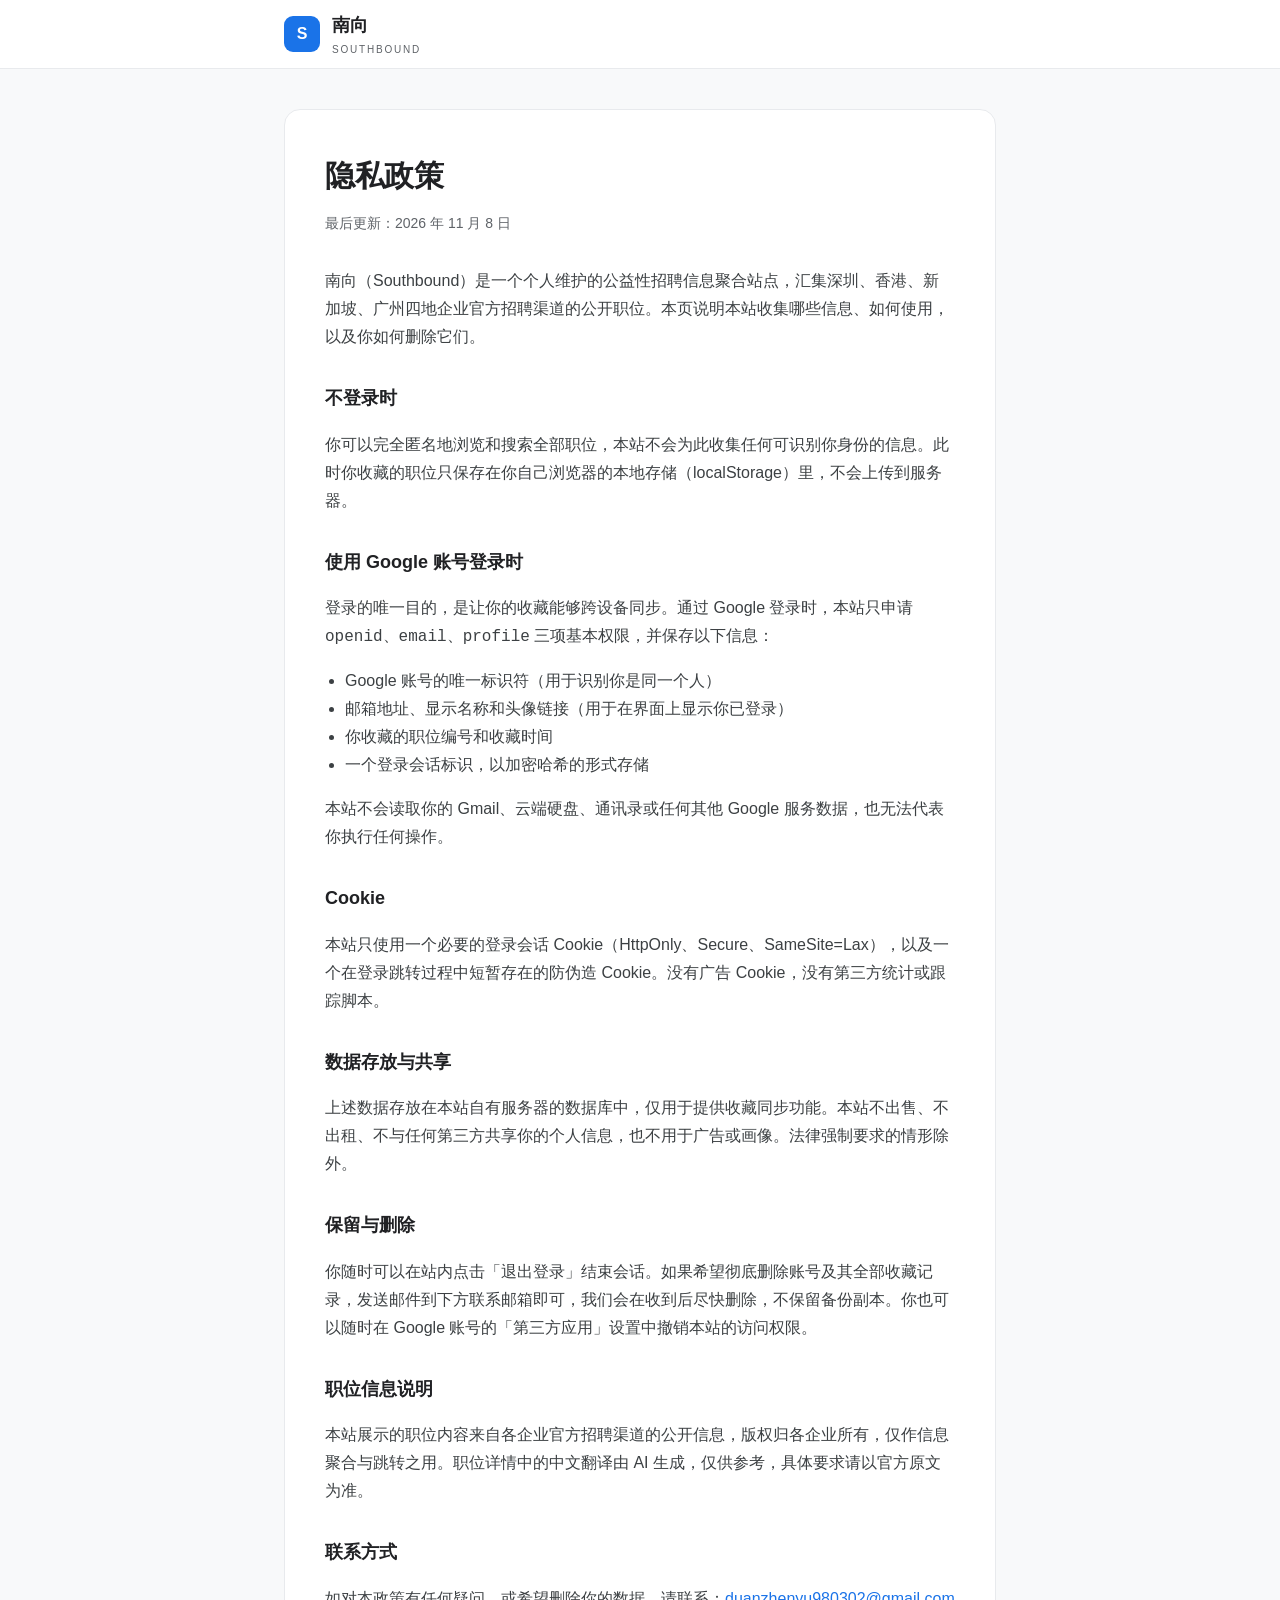
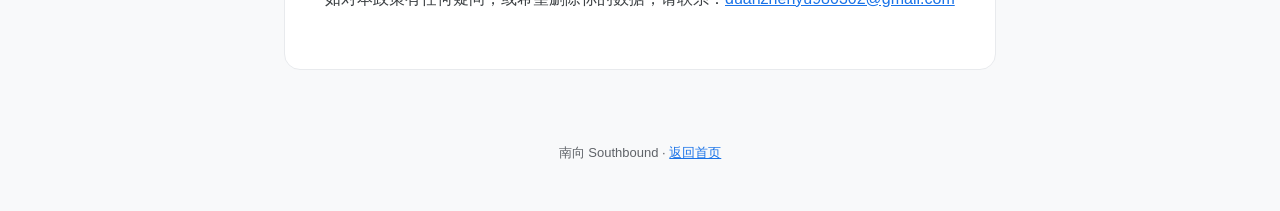
<file: public/privacy.html>
<!doctype html>
<html lang="zh-CN">
<head>
<meta charset="utf-8">
<meta name="viewport" content="width=device-width, initial-scale=1">
<title>隐私政策 · 南向 Southbound</title>
<style>
:root{--blue:#1a73e8;--ink:#202124;--muted:#5f6368;--line:#e8eaed;--bg:#f8f9fa}
*{box-sizing:border-box}
body{margin:0;background:var(--bg);color:var(--ink);font:16px/1.75 Roboto,"Helvetica Neue","PingFang SC","Microsoft YaHei",sans-serif}
header{background:#fff;border-bottom:1px solid var(--line)}
.inner{max-width:760px;margin:0 auto;padding:0 24px}
header .inner{display:flex;align-items:center;gap:12px;height:68px}
.mark{width:36px;height:36px;border-radius:9px;background:var(--blue);display:grid;place-items:center;color:#fff;font-weight:600}
.name{font-size:18px;font-weight:600}
.name span{display:block;font-size:10px;letter-spacing:.18em;color:var(--muted);font-weight:500}
main{max-width:760px;margin:0 auto;padding:40px 24px 72px}
.card{background:#fff;border:1px solid var(--line);border-radius:16px;padding:40px}
h1{font-size:30px;margin:0 0 8px;letter-spacing:-.01em}
.sub{color:var(--muted);margin:0 0 32px;font-size:14px}
h2{font-size:18px;margin:32px 0 10px}
p,li{color:#3c4043}
ul{padding-left:20px}
a{color:var(--blue)}
footer{color:var(--muted);font-size:13px;text-align:center;padding:0 24px 48px}
@media(max-width:600px){.card{padding:24px}h1{font-size:24px}}
</style>
</head>
<body>
<header><div class="inner"><span class="mark">S</span><span class="name">南向<span>SOUTHBOUND</span></span></div></header>
<main><article class="card">
<h1>隐私政策</h1>
<p class="sub">最后更新：2026 年 11 月 8 日</p>
<p>南向（Southbound）是一个个人维护的公益性招聘信息聚合站点，汇集深圳、香港、新加坡、广州四地企业官方招聘渠道的公开职位。本页说明本站收集哪些信息、如何使用，以及你如何删除它们。</p>

<h2>不登录时</h2>
<p>你可以完全匿名地浏览和搜索全部职位，本站不会为此收集任何可识别你身份的信息。此时你收藏的职位只保存在你自己浏览器的本地存储（localStorage）里，不会上传到服务器。</p>

<h2>使用 Google 账号登录时</h2>
<p>登录的唯一目的，是让你的收藏能够跨设备同步。通过 Google 登录时，本站只申请 <code>openid</code>、<code>email</code>、<code>profile</code> 三项基本权限，并保存以下信息：</p>
<ul>
<li>Google 账号的唯一标识符（用于识别你是同一个人）</li>
<li>邮箱地址、显示名称和头像链接（用于在界面上显示你已登录）</li>
<li>你收藏的职位编号和收藏时间</li>
<li>一个登录会话标识，以加密哈希的形式存储</li>
</ul>
<p>本站不会读取你的 Gmail、云端硬盘、通讯录或任何其他 Google 服务数据，也无法代表你执行任何操作。</p>

<h2>Cookie</h2>
<p>本站只使用一个必要的登录会话 Cookie（HttpOnly、Secure、SameSite=Lax），以及一个在登录跳转过程中短暂存在的防伪造 Cookie。没有广告 Cookie，没有第三方统计或跟踪脚本。</p>

<h2>数据存放与共享</h2>
<p>上述数据存放在本站自有服务器的数据库中，仅用于提供收藏同步功能。本站不出售、不出租、不与任何第三方共享你的个人信息，也不用于广告或画像。法律强制要求的情形除外。</p>

<h2>保留与删除</h2>
<p>你随时可以在站内点击「退出登录」结束会话。如果希望彻底删除账号及其全部收藏记录，发送邮件到下方联系邮箱即可，我们会在收到后尽快删除，不保留备份副本。你也可以随时在 Google 账号的「第三方应用」设置中撤销本站的访问权限。</p>

<h2>职位信息说明</h2>
<p>本站展示的职位内容来自各企业官方招聘渠道的公开信息，版权归各企业所有，仅作信息聚合与跳转之用。职位详情中的中文翻译由 AI 生成，仅供参考，具体要求请以官方原文为准。</p>

<h2>联系方式</h2>
<p>如对本政策有任何疑问，或希望删除你的数据，请联系：<a href="mailto:duanzhenyu980302@gmail.com">duanzhenyu980302@gmail.com</a></p>
</article></main>
<footer>南向 Southbound · <a href="/">返回首页</a></footer>
</body>
</html>
</file>
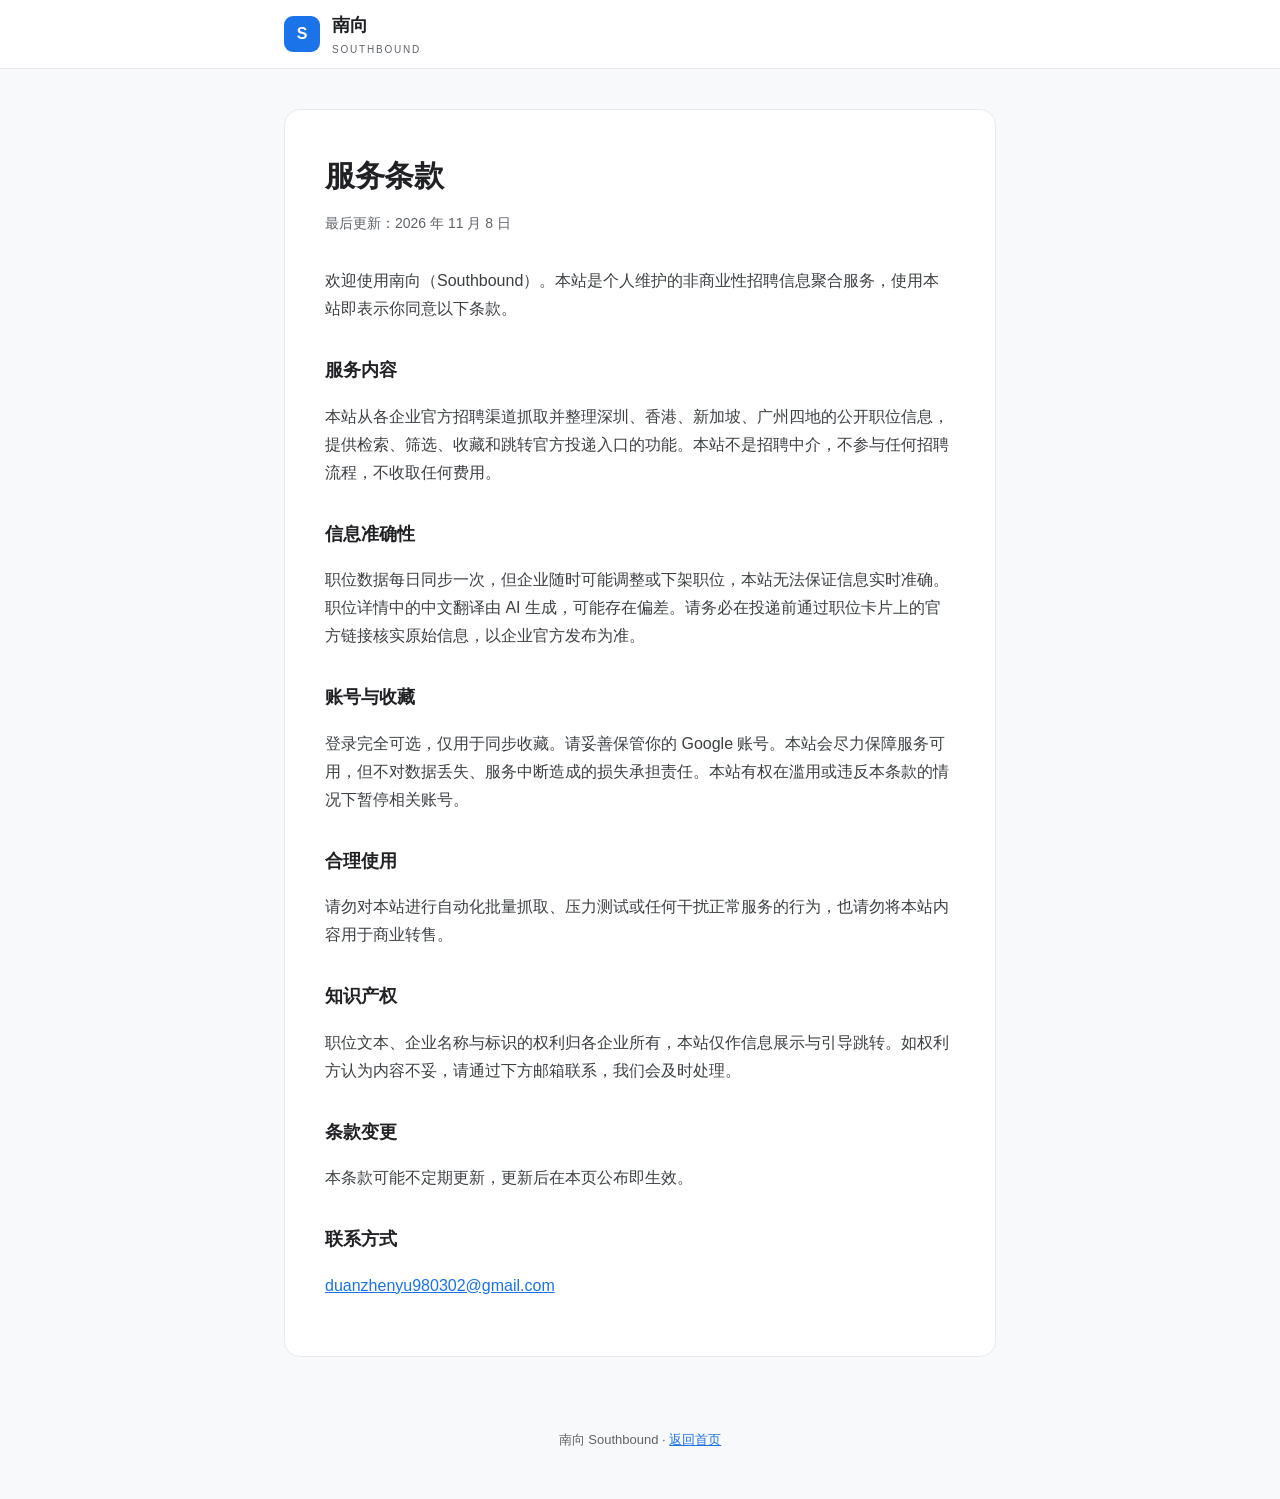
<file: public/terms.html>
<!doctype html>
<html lang="zh-CN">
<head>
<meta charset="utf-8">
<meta name="viewport" content="width=device-width, initial-scale=1">
<title>服务条款 · 南向 Southbound</title>
<style>
:root{--blue:#1a73e8;--ink:#202124;--muted:#5f6368;--line:#e8eaed;--bg:#f8f9fa}
*{box-sizing:border-box}
body{margin:0;background:var(--bg);color:var(--ink);font:16px/1.75 Roboto,"Helvetica Neue","PingFang SC","Microsoft YaHei",sans-serif}
header{background:#fff;border-bottom:1px solid var(--line)}
.inner{max-width:760px;margin:0 auto;padding:0 24px}
header .inner{display:flex;align-items:center;gap:12px;height:68px}
.mark{width:36px;height:36px;border-radius:9px;background:var(--blue);display:grid;place-items:center;color:#fff;font-weight:600}
.name{font-size:18px;font-weight:600}
.name span{display:block;font-size:10px;letter-spacing:.18em;color:var(--muted);font-weight:500}
main{max-width:760px;margin:0 auto;padding:40px 24px 72px}
.card{background:#fff;border:1px solid var(--line);border-radius:16px;padding:40px}
h1{font-size:30px;margin:0 0 8px;letter-spacing:-.01em}
.sub{color:var(--muted);margin:0 0 32px;font-size:14px}
h2{font-size:18px;margin:32px 0 10px}
p,li{color:#3c4043}
ul{padding-left:20px}
a{color:var(--blue)}
footer{color:var(--muted);font-size:13px;text-align:center;padding:0 24px 48px}
@media(max-width:600px){.card{padding:24px}h1{font-size:24px}}
</style>
</head>
<body>
<header><div class="inner"><span class="mark">S</span><span class="name">南向<span>SOUTHBOUND</span></span></div></header>
<main><article class="card">
<h1>服务条款</h1>
<p class="sub">最后更新：2026 年 11 月 8 日</p>
<p>欢迎使用南向（Southbound）。本站是个人维护的非商业性招聘信息聚合服务，使用本站即表示你同意以下条款。</p>

<h2>服务内容</h2>
<p>本站从各企业官方招聘渠道抓取并整理深圳、香港、新加坡、广州四地的公开职位信息，提供检索、筛选、收藏和跳转官方投递入口的功能。本站不是招聘中介，不参与任何招聘流程，不收取任何费用。</p>

<h2>信息准确性</h2>
<p>职位数据每日同步一次，但企业随时可能调整或下架职位，本站无法保证信息实时准确。职位详情中的中文翻译由 AI 生成，可能存在偏差。请务必在投递前通过职位卡片上的官方链接核实原始信息，以企业官方发布为准。</p>

<h2>账号与收藏</h2>
<p>登录完全可选，仅用于同步收藏。请妥善保管你的 Google 账号。本站会尽力保障服务可用，但不对数据丢失、服务中断造成的损失承担责任。本站有权在滥用或违反本条款的情况下暂停相关账号。</p>

<h2>合理使用</h2>
<p>请勿对本站进行自动化批量抓取、压力测试或任何干扰正常服务的行为，也请勿将本站内容用于商业转售。</p>

<h2>知识产权</h2>
<p>职位文本、企业名称与标识的权利归各企业所有，本站仅作信息展示与引导跳转。如权利方认为内容不妥，请通过下方邮箱联系，我们会及时处理。</p>

<h2>条款变更</h2>
<p>本条款可能不定期更新，更新后在本页公布即生效。</p>

<h2>联系方式</h2>
<p><a href="mailto:duanzhenyu980302@gmail.com">duanzhenyu980302@gmail.com</a></p>
</article></main>
<footer>南向 Southbound · <a href="/">返回首页</a></footer>
</body>
</html>
</file>
